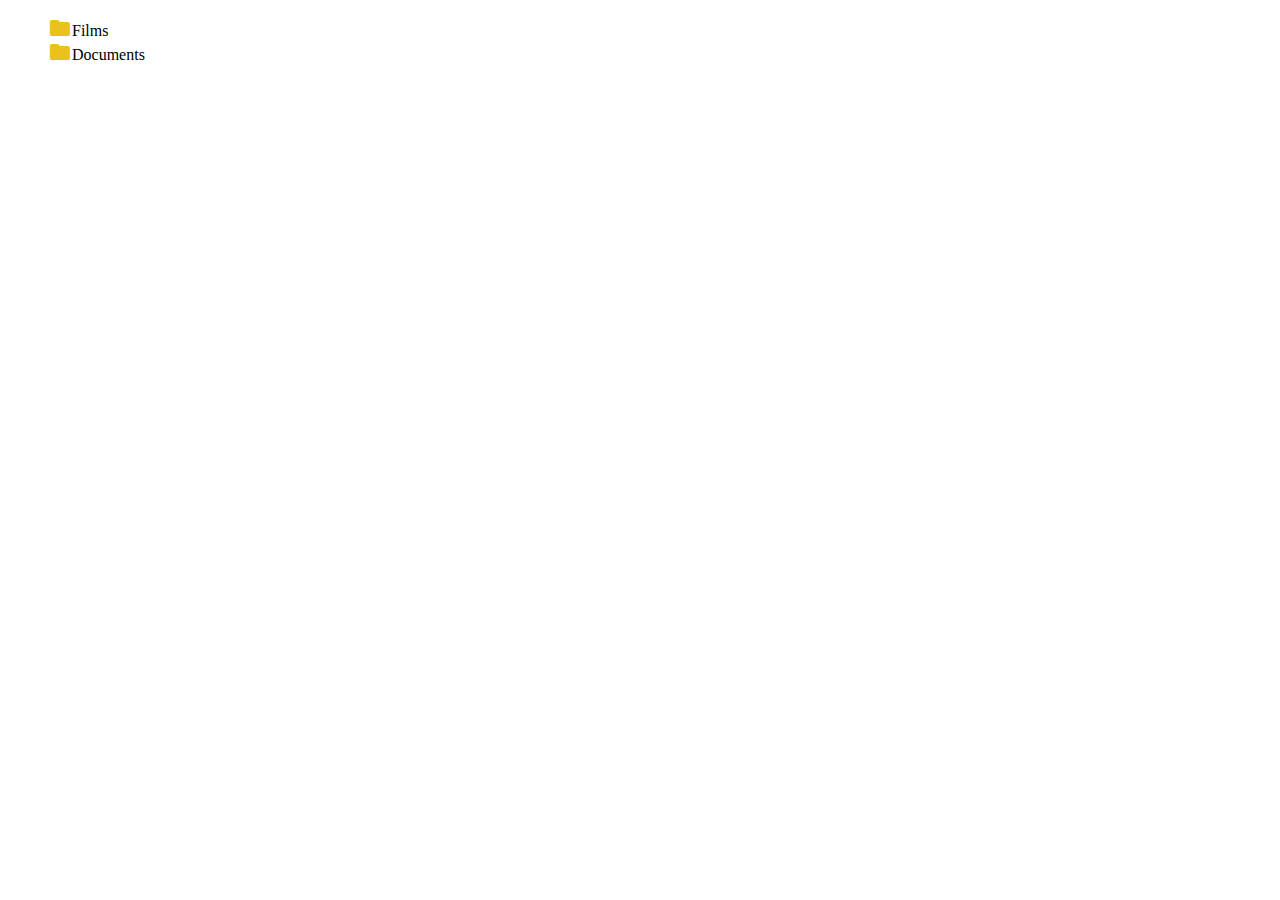
<file: FL12_HW11/homework/index.html>
<!-- DO NOT MODIFY THIS FILE -->
<!DOCTYPE html>
<html lang="en">
<head>
  <meta charset="UTF-8">
  <title>Homework 11 - DOM</title>
  <link rel="stylesheet" href="material-icons/material-icons.css">
  <link rel="stylesheet" href="styles.css">
</head>
<body>
  <div id="root"></div>
  <script src="app.js"></script>
</body>
</html>
</file>
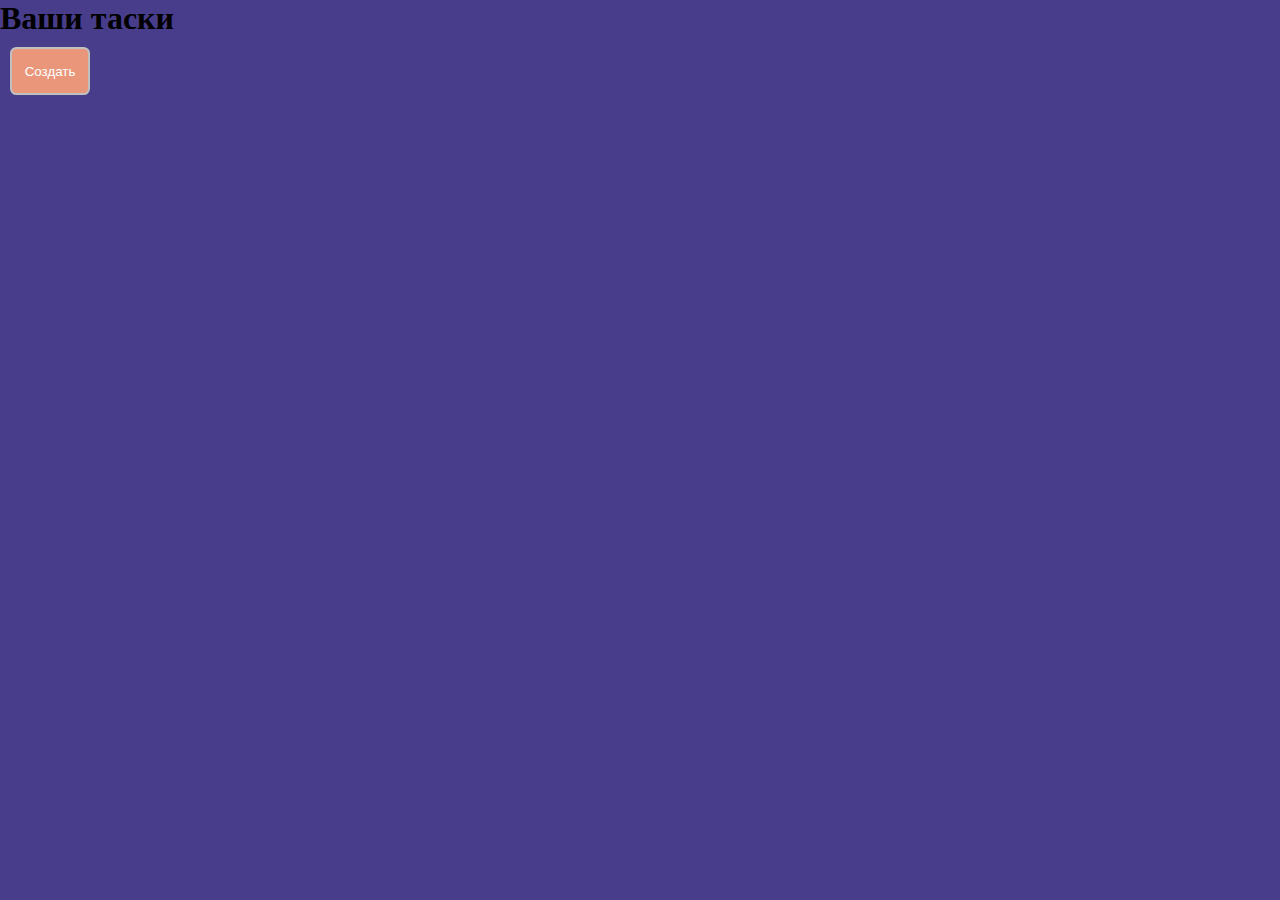
<file: FL12_HW12/homework/index.html>
<!DOCTYPE html>
<html lang="en">
  <head>
    <meta charset="UTF-8" />
    <title>Homework 12 - Simple TODO List</title>
    <link rel="stylesheet" href="./assets/styles.css" />
  </head>
  <body>
    <main>
      <div class="page active" id="home">
        <h1>Ваши таски</h1>
        <input
          href="#"
          type="button"
          value="Создать"
          id="create-button"
          class="button nav-link"
          data-target="list"
        />
        <div class="root" id="root"></div>
      </div>
      <div class="page" id="list">
        <h1>Создание тасков</h1>
        <div class="wrapper">
          <div class="wrapper-header">
            <input
              type="button"
              value="Сохранить"
              class="button nav-link"
              data-target="home"
              id="save-btn"
            />
            <input
              type="button"
              value="Отменить"
              class="button nav-link"
              data-target="home"
            />
          </div>
          <div class="wrapper-content">
            <div class="word-content">
              <input type="text" name="word" id="word" />
              <label for="word">Термин</label>
            </div>
            <div class="defenition-content">
              <input type="text" name="defenition" id="defenition" />
              <label for="defenition">Определение</label>
            </div>
          </div>
        </div>
      </div>
      <div class="page" id="detail">
        <h1>Detail</h1>
        <ol>
          <li><a href="#" data-target="home" class="nav-link">HOME</a></li>
          <li><a href="#" data-target="list" class="nav-link">LIST</a></li>
          <li><a href="#" data-target="detail" class="nav-link">DETAIL</a></li>
        </ol>
      </div>
    </main>

    <script src="./src/app.js"></script>
  </body>
</html>
</file>
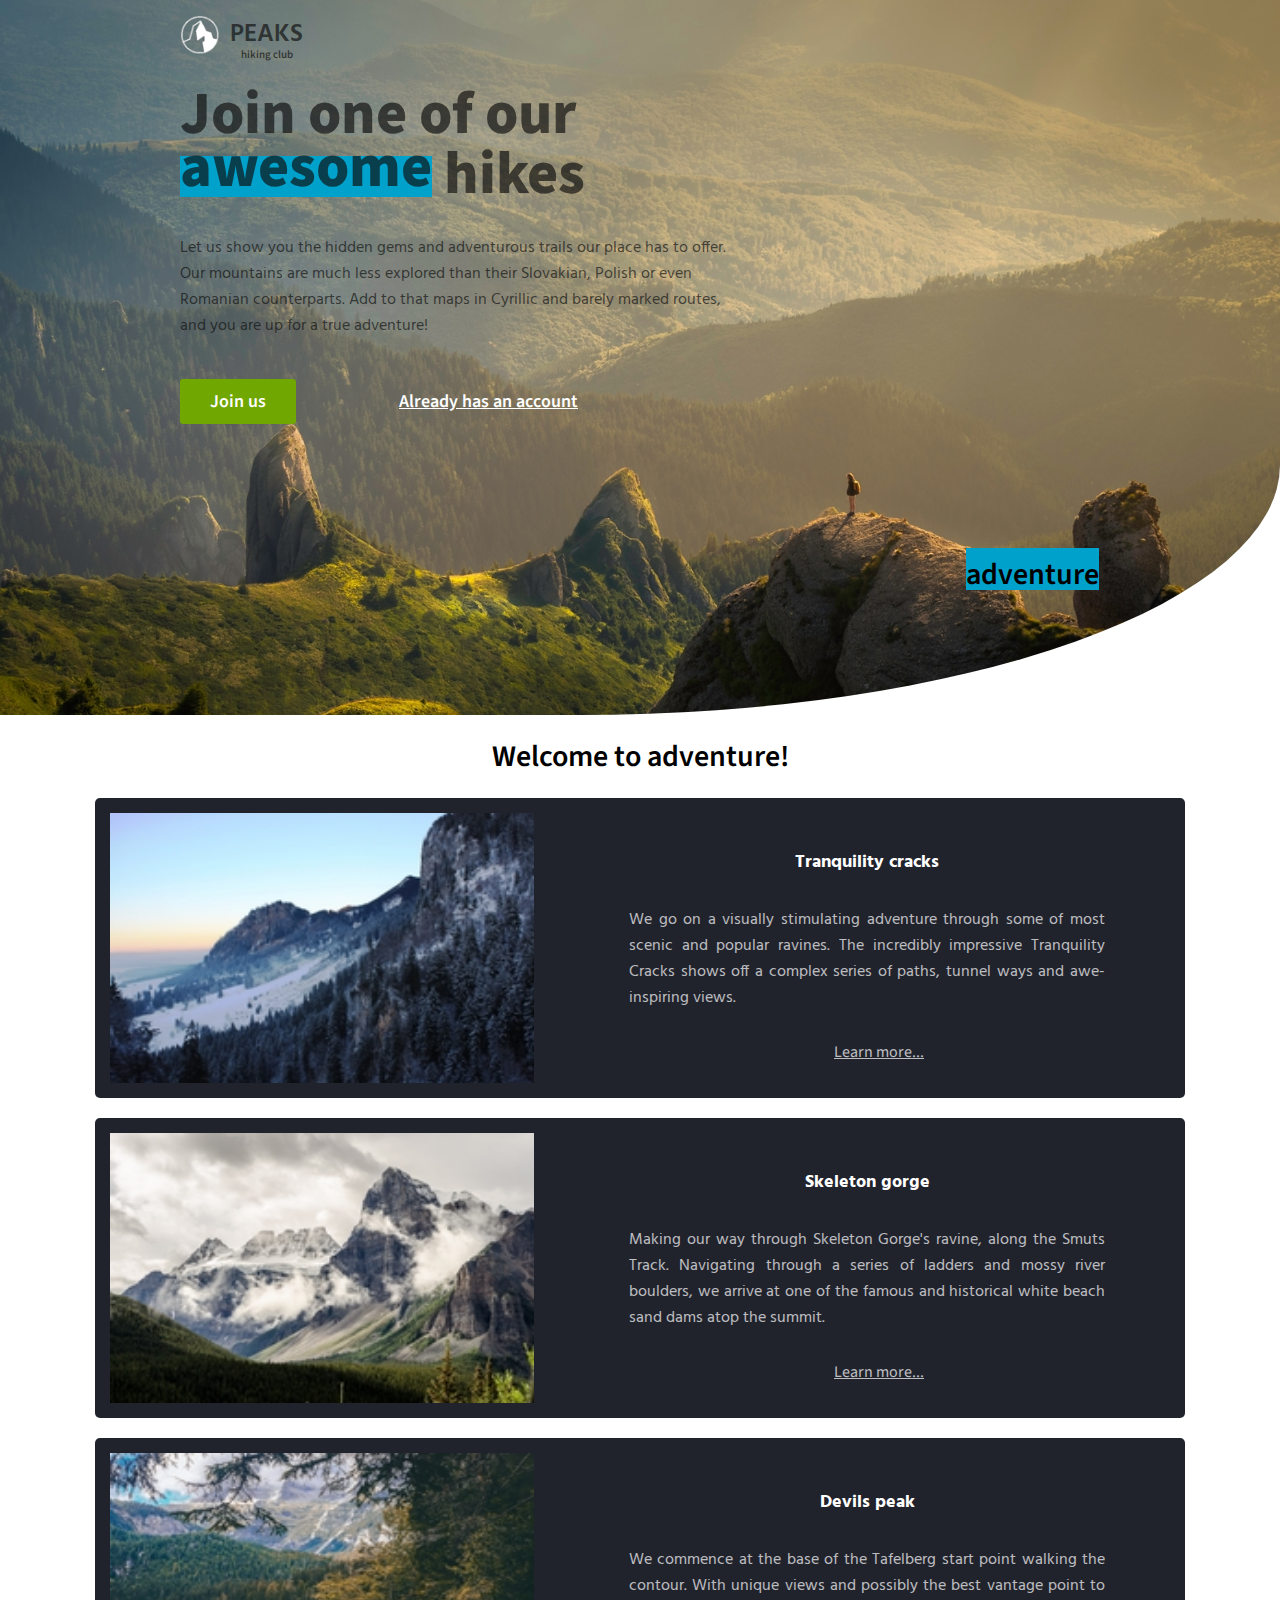
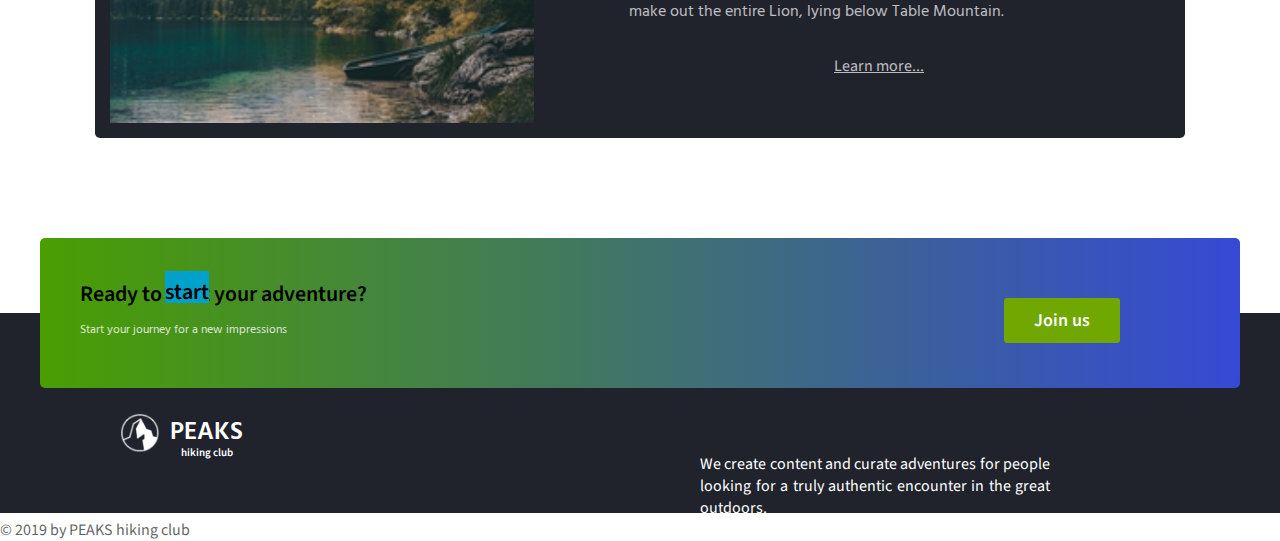
<file: FL12_HW3/homework/index.html>
<!DOCTYPE html>
<html lang="en">

<head>
    <meta charset="UTF-8">
    <meta name="viewport" content="width=device-width, initial-scale=1.0">
    <meta http-equiv="X-UA-Compatible" content="ie=edge">
    <link href="https://fonts.googleapis.com/css?family=Hind:400,600%7CSource+Sans+Pro:400,600,700%7CFresca"
          rel="stylesheet"/>

    <!-- Styles should be switched here: -->

    <link rel="stylesheet" type="text/css" href="css/style1.css">
    <!--     <link rel="stylesheet" type="text/css" href="css/style2.css">-->

    <title>PEAKS hiking club</title>
</head>

<body>
<header class="header">
    <div class="header-wrap">
        <div class="landing-logo">
            <img src="img/m-logo.png" alt="logo"/>
            <p>PEAKS<span>hiking club</span></p>
        </div>
        <p class="header_heading">
            Join one of our awesome hikes
        </p>
        <p class="header_text">
            Let us show you the hidden gems and adventurous trails our place has to offer.
            Our mountains are much less explored than their Slovakian,
            Polish or even Romanian counterparts. Add to that maps in Cyrillic and barely marked routes,
            and you are up for a true adventure!
        </p>
        <div>
            <button class="header_button">Join us</button>
            <a href="#" class="login">Already has an account</a>
        </div>
    </div>
</header>
<main class="section">
    <p class="section_text">
        Welcome to adventure!
    </p>
    <div class="section_card_wrap">
        <div class="section_card">
            <img class="section_card_img"
                 src="img/m-1.jpg"
                 alt="experts"/>
            <div class="section_card_right_container">
                <p class="section_card_heading">
                    Tranquility cracks
                </p>
                <p class="section_card_text">
                    We go on a visually stimulating adventure through some of most scenic and popular ravines.
                    The incredibly impressive Tranquility Cracks shows off a complex series of paths, tunnel ways and
                    awe-inspiring views.
                </p>
                <a href="#" class="section_link">Learn more...</a>
            </div>
        </div>
        <div class="section_card">
            <img class="section_card_img"
                 src="img/m-2.jpg"
                 alt="content formats"/>
            <div class="section_card_right_container">
                <p class="section_card_heading">
                    Skeleton gorge
                </p>
                <p class="section_card_text">
                    Making our way through Skeleton Gorge's ravine, along the Smuts Track.
                    Navigating through a series of ladders and mossy river boulders, we arrive at one of the famous and
                    historical white beach sand dams atop the summit.
                </p>
                <a href="#" class="section_link">Learn more...</a>
            </div>
        </div>
        <div class="section_card">
            <img class="section_card_img"
                 src="img/m-3.jpg"
                 alt="certificate"/>
            <div class="section_card_right_container">
                <p class="section_card_heading">
                    Devils peak
                </p>
                <p class="section_card_text">
                    We commence at the base of the Tafelberg start point walking the contour.
                    With unique views and possibly the best vantage point to make out the entire Lion, lying below Table
                    Mountain.
                </p>
                <a href="#" class="section_link">Learn more...</a>
            </div>
        </div>
    </div>
    <div class="section_banner">
        <div class="section_banner_text_wrap">
            <p class="section_banner_heading">
                Ready to start your adventure?
            </p>
            <p class="section_banner_text">
                Start your journey for a new impressions
            </p>
        </div>
        <button class="section_banner_button">Join us</button>
    </div>
</main>
<footer class="footer">
    <div class="footer-wrap">
        <div class="footer_logo landing-logo">
            <img src="img/m-logo.png" alt="logo"/>
            <p>PEAKS<span>hiking club</span></p>
        </div>
        <p class="footer_text">
            We create content and curate adventures for people looking for a truly authentic encounter in the great
            outdoors.
        </p>
        <span class="footer-cr">
          &copy; 2019 by PEAKS hiking club
        </span>
    </div>
</footer>
</body>

</html>
</file>
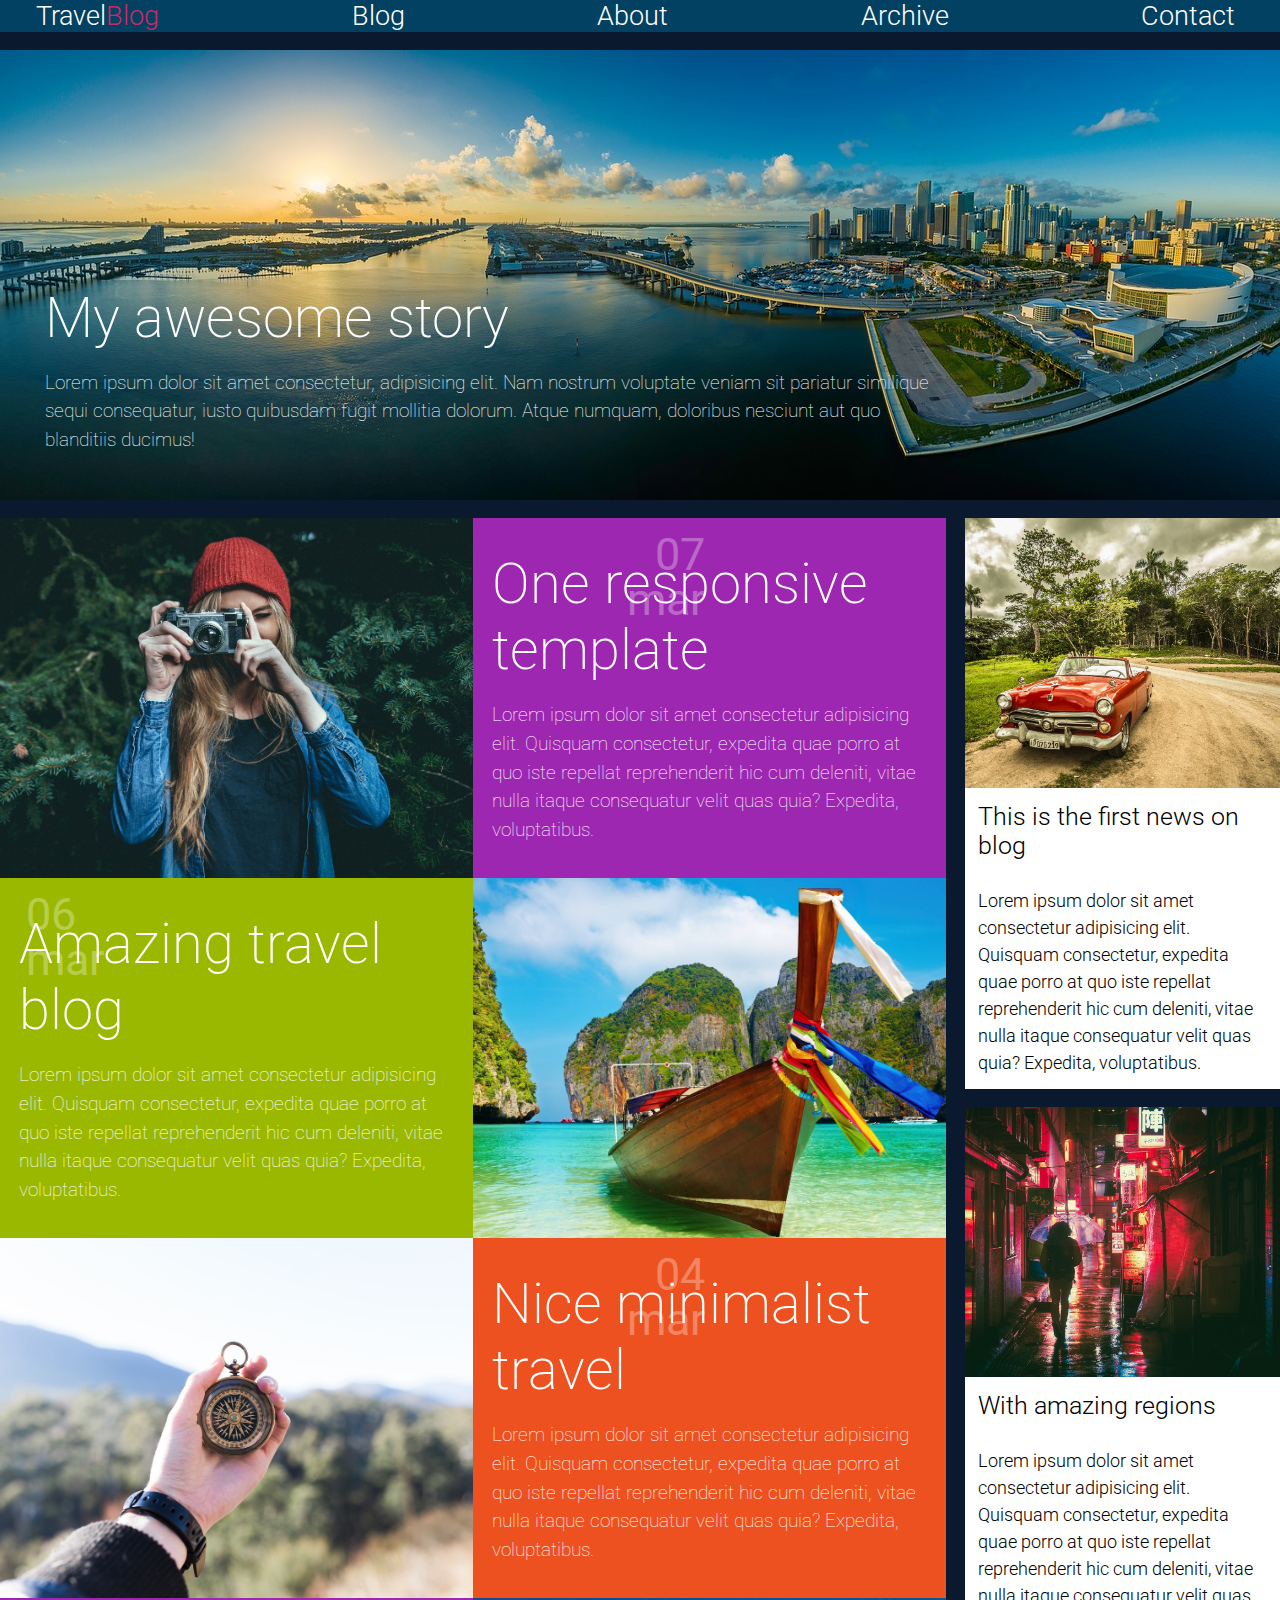
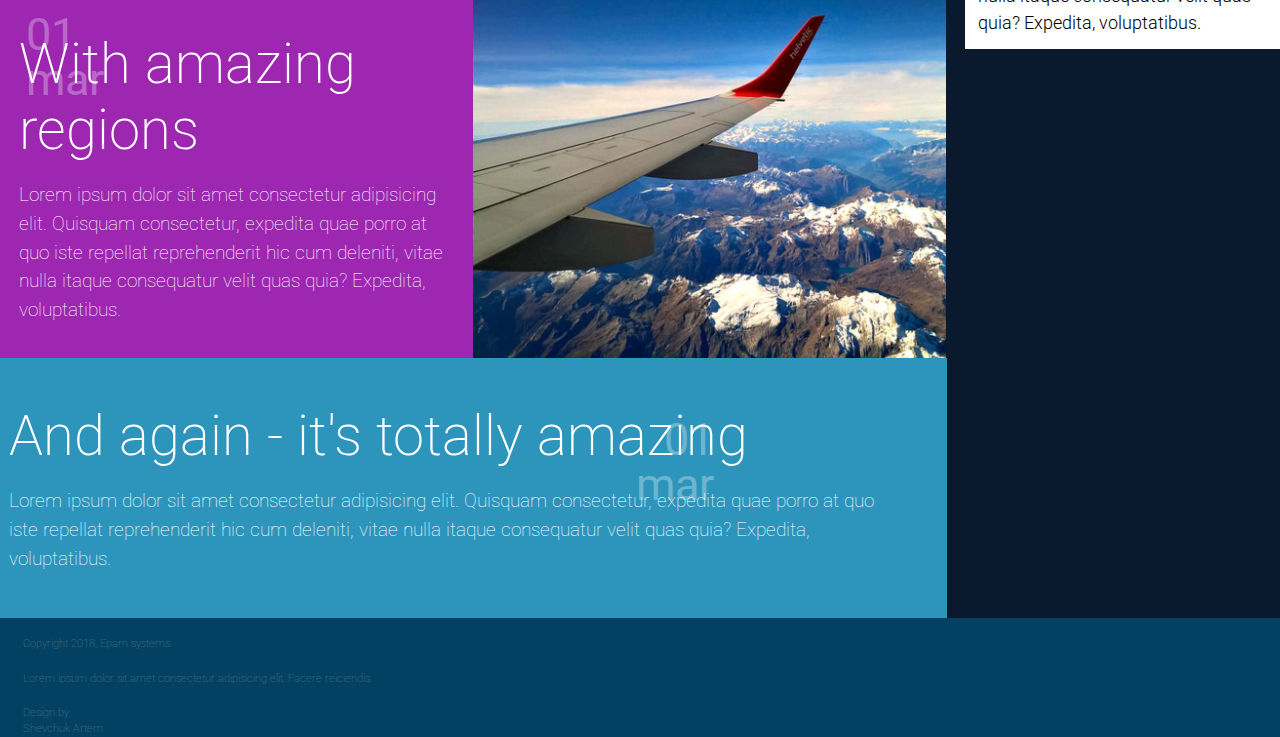
<file: FL12_HW5/homework/index.html>
<!DOCTYPE html>
<html lang="zxx">
  <head>
    <meta charset="UTF-8" />
    <meta name="viewport" content="width=device-width, initial-scale=1.0" />
    <meta http-equiv="X-UA-Compatible" content="ie=edge" />
    <link rel="stylesheet" href="css/styles.css" />
    <link
      href="https://fonts.googleapis.com/css?family=Roboto:400,100,300,700&subset=latin,latin-ext"
      rel="stylesheet"
      type="text/css"
    />
    <title>Responsive</title>
  </head>
  <body>
    <header>
      <div class="burger-menu">
        <span class="burger-menu-lines"></span>
      </div>
      <nav>
        <ul class="nav logo nav-bar">
          <li>
            <a href="#">Travel<span>Blog</span></a>
          </li>
          
            <li><a href="#">Blog</a></li>
            <li><a href="#">About</a></li>
            <li><a href="#">Archive</a></li>
            <li><a href="#">Contact</a></li>
          
        </ul>
      </nav>
    </header>
    <main>
      <section class="head-blog">
        <div class="title">
          <h1>
            My awesome story
          </h1>
          <p>
            Lorem ipsum dolor sit amet consectetur, adipisicing elit. Nam
            nostrum voluptate veniam sit pariatur similique sequi consequatur,
            iusto quibusdam fugit mollitia dolorum. Atque numquam, doloribus
            nesciunt aut quo blanditiis ducimus!
          </p>
        </div>
      </section>
      <section class="main-content">
        <section class="content">
          <div class="block">
            <div class="data-right">
              <span class="day">07</span>
              <span class="month">mar</span>
            </div>
            <div class="img-1 image"></div>
            <div class="description post-1">
              <h1>
                One responsive template
              </h1>
              <p>
                Lorem ipsum dolor sit amet consectetur adipisicing elit.
                Quisquam consectetur, expedita quae porro at quo iste repellat
                reprehenderit hic cum deleniti, vitae nulla itaque consequatur
                velit quas quia? Expedita, voluptatibus.
              </p>
            </div>
          </div>
          <div class="block">
            <div class="data-left">
              <span class="day">06</span>
              <span class="month">mar</span>
            </div>
            <div class="description post-2">
              <h1>
                Amazing travel blog
              </h1>
              <p>
                Lorem ipsum dolor sit amet consectetur adipisicing elit.
                Quisquam consectetur, expedita quae porro at quo iste repellat
                reprehenderit hic cum deleniti, vitae nulla itaque consequatur
                velit quas quia? Expedita, voluptatibus.
              </p>
            </div>
            <div class="img-2 image"></div>
          </div>
          <div class="block">
            <div class="data-right">
              <span class="day">04</span>
              <span class="month">mar</span>
            </div>
            <div class="img-3 image"></div>
            <div class="description post-3">
              <h1>
                Nice minimalist travel
              </h1>
              <p>
                Lorem ipsum dolor sit amet consectetur adipisicing elit.
                Quisquam consectetur, expedita quae porro at quo iste repellat
                reprehenderit hic cum deleniti, vitae nulla itaque consequatur
                velit quas quia? Expedita, voluptatibus.
              </p>
            </div>
          </div>
          <div class="block">
            <div class="data-left">
              <span class="day">01</span>
              <span class="month">mar</span>
            </div>
            <div class="title description post-4">
              <h1>
                With amazing regions
              </h1>
              <p>
                Lorem ipsum dolor sit amet consectetur adipisicing elit.
                Quisquam consectetur, expedita quae porro at quo iste repellat
                reprehenderit hic cum deleniti, vitae nulla itaque consequatur
                velit quas quia? Expedita, voluptatibus.
              </p>
            </div>
            <div class="img-4 image"></div>
          </div>
          <section class="last-post">
            <div class="data-right">
              <span class="day">01</span>
              <span class="month">mar</span>
            </div>
            <h1>
              And again - it's totally amazing
            </h1>
            <p>
              Lorem ipsum dolor sit amet consectetur adipisicing elit. Quisquam
              consectetur, expedita quae porro at quo iste repellat
              reprehenderit hic cum deleniti, vitae nulla itaque consequatur
              velit quas quia? Expedita, voluptatibus.
            </p>
          </section>
        </section>
        <aside class="aside">
          <section class="news">
            <div class="img-5"></div>
            <h1>
              This is the first news on blog
            </h1>
            <p>
              Lorem ipsum dolor sit amet consectetur adipisicing elit. Quisquam
              consectetur, expedita quae porro at quo iste repellat
              reprehenderit hic cum deleniti, vitae nulla itaque consequatur
              velit quas quia? Expedita, voluptatibus.
            </p>
          </section>
          <section class="news">
            <div class="img-6"></div>
            <h1>
              With amazing regions
            </h1>
            <p>
              Lorem ipsum dolor sit amet consectetur adipisicing elit. Quisquam
              consectetur, expedita quae porro at quo iste repellat
              reprehenderit hic cum deleniti, vitae nulla itaque consequatur
              velit quas quia? Expedita, voluptatibus.
            </p>
          </section>
        </aside>
      </section>
    </main>
    <footer class="footer">
      <div class="footer-info">
        <p>Copyright 2018, Epam systems</p>
        <p>
          Lorem ipsum dolor sit amet consectetur adipisicing elit. Facere
          reiciendis.
        </p>
      </div>
      <div class="author-info">
        <p>
          Design by
          <span>Shevchuk Artem</span>
        </p>
      </div>
    </footer>
  </body>
</html>
</file>
<file: FL12_HW11/homework/material-icons/material-icons.css>
@font-face {
  font-family: 'Material Icons';
  font-style: normal;
  font-weight: 400;
  src: url(MaterialIcons-Regular.eot); /* For IE6-8 */
  src: local('Material Icons'),
       local('MaterialIcons-Regular'),
       url(MaterialIcons-Regular.woff2) format('woff2'),
       url(MaterialIcons-Regular.woff) format('woff'),
       url(MaterialIcons-Regular.ttf) format('truetype');
}

.material-icons {
  font-family: 'Material Icons';
  font-weight: normal;
  font-style: normal;
  font-size: 24px;  /* Preferred icon size */
  display: inline-block;
  line-height: 1;
  text-transform: none;
  letter-spacing: normal;
  word-wrap: normal;
  white-space: nowrap;
  direction: ltr;

  /* Support for all WebKit browsers. */
  -webkit-font-smoothing: antialiased;
  /* Support for Safari and Chrome. */
  text-rendering: optimizeLegibility;

  /* Support for Firefox. */
  -moz-osx-font-smoothing: grayscale;

  /* Support for IE. */
  font-feature-settings: 'liga';
}
</file>
<file: FL12_HW11/homework/styles.css>
/* 

.folder, .file {
  display: inline-block;
  width: 100%;
}

span {
  display: flex;
  align-items: center;
  width: 100%;
  height: 25px;
}

#root span:hover {
  background-color: #e6e6e6;
}

.hide > div, .hide > span.empty {
  display: none;
}

.folder > div, span.ph  {
  margin-left: 10px;
}

span.empty {
  font-style: italic;
} */


ul {
  list-style-type:none;
}

.folder i {
  color: rgb(235, 193, 28);
}

.material-icons {
  vertical-align: bottom;
}

.empty {
  font-style: italic;
}


.file i {
  color: rgb(167, 167, 167);
}

.folder, .empty {
  cursor: pointer;
}

.closed {
  display: none;
}

.open {
  display: block;
}

.folder:hover, .file:hover, .empty:hover {
  background-color: #ebebeb;
}
</file>
<file: FL12_HW12/homework/assets/styles.css>
*{
  margin: 0;
  padding: 0;
}

.page {
  display: none;
  width: 100%;
  min-height: 100%;
  position: fixed;
}

.active{
  display: block;
}

#home{
  background-color: darkslateblue;
}

#list{
  background-color: steelblue;
}

#detail{
  background-color: coral;
}

h1{
  font-size: 2rem;
  font-weight: 600;
  transition: all 0.4s;
}

.big{
  font-size: 5rem;
  font-weight: 900;
}

.wrapper {
  width: 85%;
  height: 20rem;
  background-color: brown;
  margin: 0 auto;
}

.wrapper-header {
  width: 100%;
  height: 5rem;
  background-color: cadetblue;
  display: flex;
  flex-direction: row;
  justify-content: flex-end;
  align-items: center;
}

.button {
  width: 5rem;
  height: 3rem;
  border-radius: 0.4rem;
  outline: none;
  box-shadow: none;
  border-style: none;
  background-color: darksalmon;
  color: white;
  border: 2px solid silver;
  margin: 10px;
  cursor: pointer;
}

.button:hover {
  background-color: tomato;
}

.wrapper-content {
  margin: 2rem;
  display: flex;
  width: 90%;
  height: 10rem;
  background-color: wheat;
  justify-content: space-between;

}

label{
 display: block;
 font-size: 1.2rem;
 color: slategrey;
}

.word-content,  .defenition-content{
  margin: 2rem;
  align-content: center;
  justify-content: center;
}

.word-content input, .defenition-content input {
  outline: none;
  border: none;
  height: 2rem;
  font-size: 20px;
  background-color: wheat;
  border-bottom: 2px solid silver;
}

.word-content input:focus, .defenition-content input:focus{
  border-bottom: 2px solid tomato;
}

.task {
  width: 90%;
  height: 70px;
  background-color: tomato;
  margin: 0 auto;
  margin-top: 2rem;
  display: flex;
  flex-direction: row;
  justify-content: space-between;
}

.task-content {
  margin-left: 1rem;
}

.task-content span{
  display: block;
  margin: 0.5rem;
  font-size: 20px;
  font-weight: 900;
}
</file>
<file: FL12_HW3/homework/css/style1.css>
* {
  margin: 0;
  padding: 0;
  font-family: "Source Sans Pro", sans-serif;
  color: rgba(14, 14, 14, 0.667);
}

body {
  background-color: #fff;
}

header {
  background-image: url(../img/m-h-day.jpg);
  background-repeat: no-repeat;
  background-position: center;
  background-size: cover;
  width: 100%;
  border-bottom-right-radius: 700px 250px;
}

header .header-wrap {
  height: 700px;
  padding: 15px 0 0 180px;
  width: 500px;
}

header .landing-logo {
  display: -webkit-box;
  display: -ms-flexbox;
  display: flex;
}

header .landing-logo p {
  margin-left: 10px;
  font-size: 25px;
  font-weight: 600;
  font-family: "Hind";
  display: -webkit-box;
  display: -ms-flexbox;
  display: flex;
  -webkit-box-orient: vertical;
  -webkit-box-direction: normal;
      -ms-flex-direction: column;
          flex-direction: column;
}

header .landing-logo span {
  font-size: 10px;
  margin: 0 auto;
  font-size: 11px;
  line-height: 0;
}

header .landing-logo img {
  height: 40px;
  width: 40px;
}

header .header_heading {
  margin: 30px 0 30px 0;
  font-size: 60px;
  font-weight: 800;
  line-height: 1;
}

header .header_heading::before {
  content: 'awesome';
  background-color: #00a2cb;
  padding-bottom: 17px;
  line-height: 0.4;
  position: absolute;
  top: 156px;
}

header .header_text {
  text-align: left;
  width: 560px;
  font-family: "Hind";
  margin-bottom: 40px;
}

header .header_button {
  padding: 10px 30px;
  font-size: 18px;
  font-weight: 600;
  background-color: #70a701;
  color: #fff;
  border: none;
  border-radius: 3px;
}

header .login {
  padding-left: 100px;
  color: #fff;
  font-size: 18px;
  font-weight: 600;
}

.section_text {
  color: #000;
  font-size: 30px;
  font-weight: 600;
  text-align: center;
  padding-top: 20px;
}

.section_text::before {
  background-color: #00a2cb;
  content: 'adventure';
  position: absolute;
  bottom: 310px;
  left: 966px;
  padding-top: 12px;
  line-height: 1;
}

.section_card {
  background-color: #20222c;
  display: -webkit-box;
  display: -ms-flexbox;
  display: flex;
  margin-top: 20px;
  margin-left: auto;
  margin-right: auto;
  width: 1090px;
  height: 300px;
  border-radius: 5px;
}

.section_card .section_card_img {
  padding: 15px;
  background-size: cover;
  background-position: center;
  width: 40%;
  border-radius: 14px;
}

.section_card .section_card_right_container {
  width: 60%;
}

.section_card .section_for_extend, .section_card .section_card_heading, .section_card .section_card_text, .section_card .section_link {
  color: #fff;
  text-align: center;
}

.section_card .section_card_heading {
  font-weight: bold;
  font-size: 18px;
  font-family: "Hind";
  padding-top: 50px;
}

.section_card .section_card_text {
  text-align: justify;
  opacity: 0.7;
  font-family: "Hind";
  padding: 30px 80px 30px 80px;
}

.section_card .section_link {
  opacity: 0.7;
  font-family: "Source Sans Pro";
  padding-left: 285px;
  padding-bottom: 20px;
}

.footer {
  width: 100%;
  height: 200px;
  background-color: #20222c;
  font-family: "Hind";
}

.footer .footer_for_extend {
  width: 30%;
  margin-top: 120px;
  color: #fff;
}

.footer .footer_text {
  text-align: center;
  width: 350px;
  padding-left: 700px;
  text-align: justify;
  color: #fff;
}

.footer .footer-cr {
  display: -webkit-box;
  display: -ms-flexbox;
  display: flex;
}

.footer .landing-logo {
  padding: 100px 0 0 120px;
  display: -webkit-box;
  display: -ms-flexbox;
  display: flex;
}

.footer .landing-logo p {
  margin-left: 10px;
  font-size: 25px;
  font-weight: 600;
  font-family: "Hind";
  display: -webkit-box;
  display: -ms-flexbox;
  display: flex;
  -webkit-box-orient: vertical;
  -webkit-box-direction: normal;
      -ms-flex-direction: column;
          flex-direction: column;
}

.footer .landing-logo span {
  font-size: 10px;
  margin: 0 auto;
  font-size: 11px;
  line-height: 0;
}

.footer .landing-logo img {
  height: 40px;
  width: 40px;
}

.footer .landing-logo p, .footer .landing-logo span {
  color: #fff;
}

.section_banner {
  background-image: -webkit-gradient(linear, left top, right top, from(#4a9e01), to(#3649d5));
  background-image: linear-gradient(to right, #4a9e01, #3649d5);
  height: 150px;
  width: 1200px;
  border-radius: 5px;
  margin-top: 100px;
  margin-left: auto;
  margin-right: auto;
  margin-bottom: -75px;
  z-index: 1;
  position: relative;
}

.section_banner .section_banner_heading {
  padding-left: 40px;
  padding-top: 40px;
  font-size: 22px;
  font-weight: 600;
  color: #000;
}

.section_banner .section_banner_heading:before {
  content: 'start';
  background-color: #00a2cb;
  line-height: 1;
  position: absolute;
  top: 33px;
  left: 125px;
  padding-top: 10px;
}

.section_banner .section_banner_text {
  font-size: 12px;
  opacity: 0.8;
  color: #fff;
  padding-top: 10px;
  padding-left: 40px;
  font-family: "Hind";
}

.section_banner_button {
  padding: 10px 30px;
  font-size: 18px;
  font-weight: 600;
  background-color: #70a701;
  color: #fff;
  border: none;
  border-radius: 3px;
  position: absolute;
  top: 60px;
  right: 120px;
}
/*# sourceMappingURL=style1.css.map */
</file>
<file: FL12_HW3/homework/css/style2.css>
* {
  margin: 0;
  padding: 0;
  font-family: "Source Sans Pro", sans-serif;
  color: rgba(14, 14, 14, 0.667);
}

body {
  background-color: #21232e;
}

header {
  background-image: url(../img/m-h-night.jpg);
  background-repeat: no-repeat;
  background-position: center;
  background-size: cover;
  width: 100%;
  border-bottom-right-radius: 700px 250px;
}

header .header-wrap {
  height: 700px;
  padding: 15px 0 0 180px;
  width: 500px;
}

header .landing-logo {
  display: -webkit-box;
  display: -ms-flexbox;
  display: flex;
}

header .landing-logo p {
  margin-left: 10px;
  font-size: 25px;
  font-weight: 600;
  font-family: "Hind";
  display: -webkit-box;
  display: -ms-flexbox;
  display: flex;
  -webkit-box-orient: vertical;
  -webkit-box-direction: normal;
      -ms-flex-direction: column;
          flex-direction: column;
}

header .landing-logo span {
  font-size: 10px;
  margin: 0 auto;
  font-size: 11px;
  line-height: 0;
}

header .landing-logo img {
  height: 40px;
  width: 40px;
}

header .header_heading {
  margin: 30px 0 30px 0;
  font-size: 60px;
  font-weight: 800;
  line-height: 1;
}

header .header_heading::before {
  content: 'awesome';
  background-color: #00a2cb;
  padding-bottom: 17px;
  line-height: 0.4;
  position: absolute;
  top: 156px;
}

header .header_text {
  text-align: left;
  width: 560px;
  font-family: "Hind";
  margin-bottom: 40px;
}

header .header_button {
  padding: 10px 30px;
  font-size: 18px;
  font-weight: 600;
  background-color: #70a701;
  color: #21232e;
  border: none;
  border-radius: 3px;
}

header .login {
  padding-left: 100px;
  color: #21232e;
  font-size: 18px;
  font-weight: 600;
}

.section_text {
  color: #000;
  font-size: 30px;
  font-weight: 600;
  text-align: center;
  padding-top: 20px;
}

.section_text::before {
  background-color: #00a2cb;
  content: 'adventure';
  position: absolute;
  bottom: 310px;
  left: 966px;
  padding-top: 12px;
  line-height: 1;
}

.section_card {
  background-color: #3b3f50;
  display: -webkit-box;
  display: -ms-flexbox;
  display: flex;
  margin-top: 20px;
  margin-left: auto;
  margin-right: auto;
  width: 1090px;
  height: 300px;
  border-radius: 5px;
}

.section_card .section_card_img {
  padding: 15px;
  background-size: cover;
  background-position: center;
  width: 40%;
  border-radius: 14px;
}

.section_card .section_card_right_container {
  width: 60%;
}

.section_card .section_for_extend, .section_card .section_card_heading, .section_card .section_card_text, .section_card .section_link {
  color: #21232e;
  text-align: center;
}

.section_card .section_card_heading {
  font-weight: bold;
  font-size: 18px;
  font-family: "Hind";
  padding-top: 50px;
}

.section_card .section_card_text {
  text-align: justify;
  opacity: 0.7;
  font-family: "Hind";
  padding: 30px 80px 30px 80px;
}

.section_card .section_link {
  opacity: 0.7;
  font-family: "Source Sans Pro";
  padding-left: 285px;
  padding-bottom: 20px;
}

.footer {
  width: 100%;
  height: 200px;
  background-color: #3b3f50;
  font-family: "Hind";
}

.footer .footer_for_extend {
  width: 30%;
  margin-top: 120px;
  color: #21232e;
}

.footer .footer_text {
  text-align: center;
  width: 350px;
  padding-left: 700px;
  text-align: justify;
  color: #21232e;
}

.footer .footer-cr {
  display: -webkit-box;
  display: -ms-flexbox;
  display: flex;
}

.footer .landing-logo {
  padding: 100px 0 0 120px;
  display: -webkit-box;
  display: -ms-flexbox;
  display: flex;
}

.footer .landing-logo p {
  margin-left: 10px;
  font-size: 25px;
  font-weight: 600;
  font-family: "Hind";
  display: -webkit-box;
  display: -ms-flexbox;
  display: flex;
  -webkit-box-orient: vertical;
  -webkit-box-direction: normal;
      -ms-flex-direction: column;
          flex-direction: column;
}

.footer .landing-logo span {
  font-size: 10px;
  margin: 0 auto;
  font-size: 11px;
  line-height: 0;
}

.footer .landing-logo img {
  height: 40px;
  width: 40px;
}

.footer .landing-logo p, .footer .landing-logo span {
  color: #21232e;
}

.section_banner {
  background-image: -webkit-gradient(linear, left top, right top, from(#e3ac00), to(#96324f));
  background-image: linear-gradient(to right, #e3ac00, #96324f);
  height: 150px;
  width: 1200px;
  border-radius: 5px;
  margin-top: 100px;
  margin-left: auto;
  margin-right: auto;
  margin-bottom: -75px;
  z-index: 1;
  position: relative;
}

.section_banner .section_banner_heading {
  padding-left: 40px;
  padding-top: 40px;
  font-size: 22px;
  font-weight: 600;
  color: #000;
}

.section_banner .section_banner_heading:before {
  content: 'start';
  background-color: #00a2cb;
  line-height: 1;
  position: absolute;
  top: 33px;
  left: 125px;
  padding-top: 10px;
}

.section_banner .section_banner_text {
  font-size: 12px;
  opacity: 0.8;
  color: #21232e;
  padding-top: 10px;
  padding-left: 40px;
  font-family: "Hind";
}

.section_banner_button {
  padding: 10px 30px;
  font-size: 18px;
  font-weight: 600;
  background-color: #70a701;
  color: #21232e;
  border: none;
  border-radius: 3px;
  position: absolute;
  top: 60px;
  right: 120px;
}
/*# sourceMappingURL=style2.css.map */
</file>
<file: FL12_HW5/homework/css/styles.css>
/*
 * Feel free to change name of colors if you need it
 * Feel free to add new colors if you need it
 */


body {
  font-family: "Roboto", sans-serif;
  background-color: #0b192f;
  margin: 0 auto;
}
.post-1 {
  background: #9d27b0;
}
.post-2 {
  background: #9bb800;
}
.post-3 {
  background: #ed5120;
}
.post-4 {
  background: #9d27b0;
}
.post-5 {
  background: #2d95bb;
}

* {
  margin: 0;
  padding: 0;
  text-decoration: none;
  list-style-type: none;
  color: #fff;
  max-width: 1440px;
}

html {
  margin: 0 auto;
  height: 100%;
}

.nav {
  display: flex;
  justify-content: space-between;
  padding: 5vh 0 5vh 0;
  font-size: 2em;
  background-color: #024161;
}

.logo {
  padding: 0 0 0 2vh;
  font-weight: 300;
}

.logo span {
  color: #d12767;
}

.nav-bar {
  display: flex;
  font-weight: 300;
  font-size: 3vh;
}

.nav-bar a {
  padding: 2vh 5vh 2vh 2vh;
}

.nav-bar a:hover {
  color: #1f52a4;
}

.head-blog {
  background: url(../img/post0.jpg);
  background-repeat: no-repeat;
  background-position: center;
  background-size: cover;
  height: 50vh;
  margin: 2vh 0 2vh 0;
  display: flex;
}

.title {
  display: flex;
  flex-direction: column;
  justify-content: flex-end;
  align-items: flex-start;
  width: 70%;
  padding: 5vh 0 5vh 5vh;
}

h1 {
  font-size: 3.5em;
  font-weight: 200;
}

p {
  padding-top: 2vh;
  font-weight: 100;
  font-size: 1.2em;
  line-height: 1.5;
}

.main-content {
  display: flex;
  flex-direction: row;
}

.content {
  display: block;
  width: 75%;
  margin-right: 2vh;
}

.block {
  display: flex;
  width: 100%;
  height: 40vh;
}

.img-1 {
  background: url(../img/post1.jpg);
}

.img-2 {
  background: url(../img/post2.jpg);
}

.img-3 {
  background: url(../img/post3.jpg);
}

.img-4 {
  background: url(../img/post4.jpg);
}

.image:hover,
.description:hover,
.img-5:hover,
.img-6:hover {
  opacity: 0.6;
}

.description {
  display: flex;
  flex-direction: column;
  justify-content: center;
  width: 46%;
  padding: 2%;
}

.aside {
  display: flex;
  width: 25%;
  flex-direction: column;
}

.news {
  color: #000;
  margin-bottom: 2vh;
  background: #fff;
  text-align: left;
}

.aside p {
  color: #000;
  font-size: 2vh;
  padding: 1.5vh;
  font-weight: 300;
}

.aside h1 {
  font-size: 2.8vh;
  color: #000;
  padding: 1.5vh;
  font-weight: 300;
}
.img-5 {
  background: url(../img/news1.jpg);
  height: 30vh;
  background-position: center;
  background-size: cover;
}

.img-6 {
  background: url(../img/news2.jpg);
  height: 30vh;
  background-position: center;
  background-size: cover;
}

.image {
  display: flex;
  width: 50%;
  background-position: center;
  background-size: cover;
}

.data-right {
  padding-top: 1.5vh;
  position: absolute;
  padding-left: 49%;
  text-align: right;
  font-size: 5vh;
  line-height: 1;
}

.data-left {
  padding-top: 1.5vh;
  position: absolute;
  padding-left: 2%;
  font-size: 5vh;
  line-height: 1;
}

.data-right span,
.data-left span {
  display: block;
  color: #fff;
  opacity: 0.3;
  line-height: 1;
  margin: 0 auto;
}

.last-post {
  background-color: #2d95bb;
  padding: 5vh 5vh 5vh 1vh;
}

footer {
  display: block;
}

.footer {
  background-color: #024161;
  display: block;
  justify-content: space-between;
  align-items: center;
  padding: 0 2.5vh;
}

.footer-info,
.author-info {
  font-weight: 300;
  font-size: 1vh;
  opacity: 0.3;
}

.author-info span {
  display: block;
}

@media only screen and (max-width: 768px) {
  * {
    font-size: 1vw;
  }

  header {
    background-color: #024161;
    height: 10vh;
  }
  .nav {
    display: none;
  }

  .burger-menu {
    margin: 0 auto;
  }

  .burger-menu-lines {
    margin-top: 1.5rem;
  }

  .burger-menu-lines,
  .burger-menu-lines::after,
  .burger-menu-lines::before {
    position: absolute;
    display: block;
    width: 22px;
    height: 1.5px;
    background-color: #fff;
  }

  .burger-menu-lines::after {
    content: "";
    top: 8px;
  }

  .burger-menu-lines::before {
    content: "";
    top: -8px;
  }

  .block {
    padding: 0 2vh;
    flex-direction: column;
    height: 60vh;
  }

  .img-1,
  .img-2,
  .img-3,
  .img-4 {
    height: 100%;
    width: 97%;
  }

  .description {
    width: 93%;
    height: 100%;
  }
}

@media only screen and (max-width: 480px) {
  * {
    margin: 0 auto;
    font-size: 2vw;
  }
  .main-content {
    flex-direction: column;
    width: 95%;
    margin: 0 auto;
  }

  .img-5,
  .img-6,
  .news {
    display: none;
  }

  .content {
    margin: 0 auto;
    width: 100%;
  }
}
</file>
